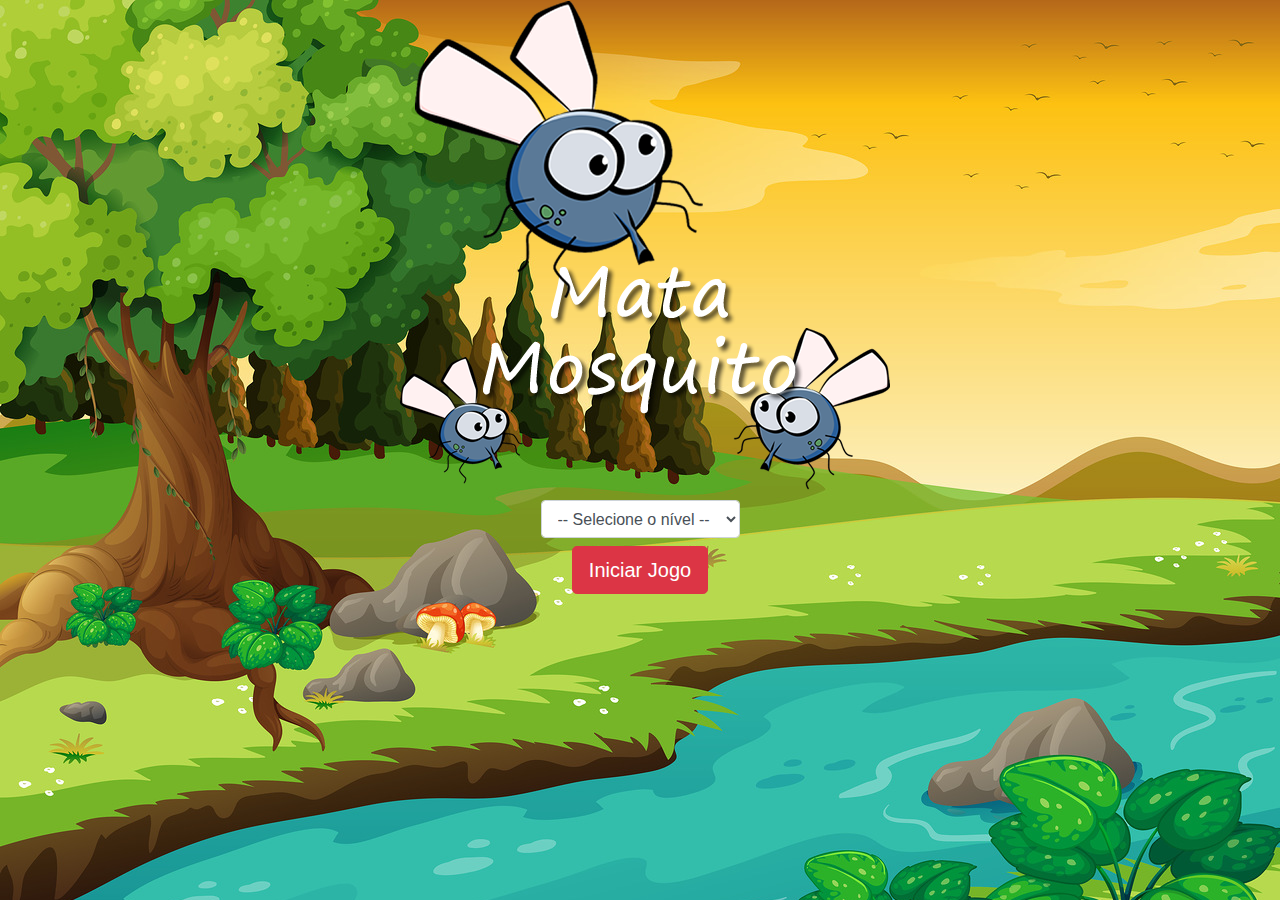
<file: app2/index.html>
<!DOCTYPE html>
<html>
	<head>
		<title></title>
    <meta charset="UTF-8" />
		<link rel="stylesheet" href="https://maxcdn.bootstrapcdn.com/bootstrap/4.0.0/css/bootstrap.min.css" integrity="sha384-Gn5384xqQ1aoWXA+058RXPxPg6fy4IWvTNh0E263XmFcJlSAwiGgFAW/dAiS6JXm" crossorigin="anonymous">

		<link rel="stylesheet" href="estilo.css" />

    <script>
      function iniciarJogo() {
        var nivel = document.getElementById('nivel').value

        if(nivel === '') {
          alert('Selecione um nível para iniciar o jogo')
          return false
        }

        window.location.href = "app2.html?" + nivel

      }
    </script>
	</head>
	<body>

		<div class="container">
			<div class="row">
				<div class="col">
					<div class="d-flex justify-content-center">
						<img src="imagens/game.png" />
					</div>
				</div>
			</div>

      <div class="row">
				<div class="col">
					<div class="d-flex justify-content-center">
            <div class="mb-2">
              <select class="form-control" id="nivel">
                <option value="">-- Selecione o nível --</option>
                <option value="normal">Normal</option>
                <option value="dificil">Difícil</option>
                <option value="chucknorris">Chuck Norris</option>
              </select>
            </div>
          </div>
        </div>
      </div>

			<div class="row">
				<div class="col">
					<div class="d-flex justify-content-center">
						<button type="button" class="btn btn-danger btn-lg" onclick="iniciarJogo()">Iniciar Jogo</button>
					</div>
				</div>
			</div>
		</div>

	</body>
</html>
</file>
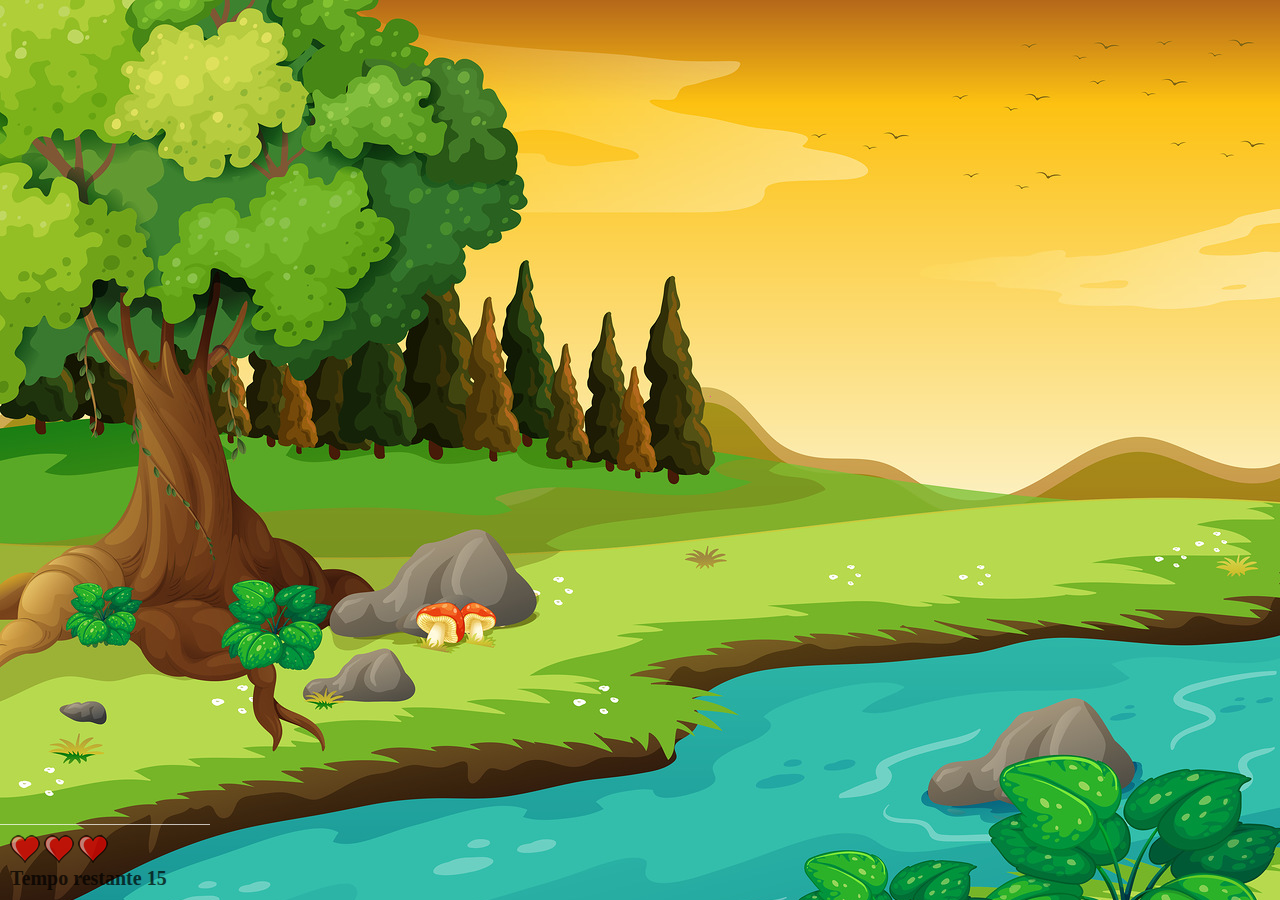
<file: app2/app2.html>
<!DOCTYPE html>
<html lang="en">
<head>
    <meta charset="UTF-8">
    <meta name="viewport" content="width=device-width, initial-scale=1.0">
    <title></title>

    <link rel="stylesheet" href="estilo.css">
    <script src="jogo.js"></script>
</head>
<body onresize="ajustarTamanhoPalcoJogo()">

    <div class="painel">
        <div class="vidas">
            <img id="v1" src="imagens/coracao_cheio.png">
            <img id="v2" src="imagens/coracao_cheio.png">
            <img id="v3" src="imagens/coracao_cheio.png">
        </div>
        <div class="cronometro">
            Tempo restante
            <span id="cronometro"></span>
        </div>
    </div>

        
    <script>
        document.getElementById('cronometro').innerHTML = tempo

        var criarMosquito = setInterval(function() {
            posicaoRandomica()
        }, criarMosquitoTempo)
    </script>
</body>
</html>
</file>
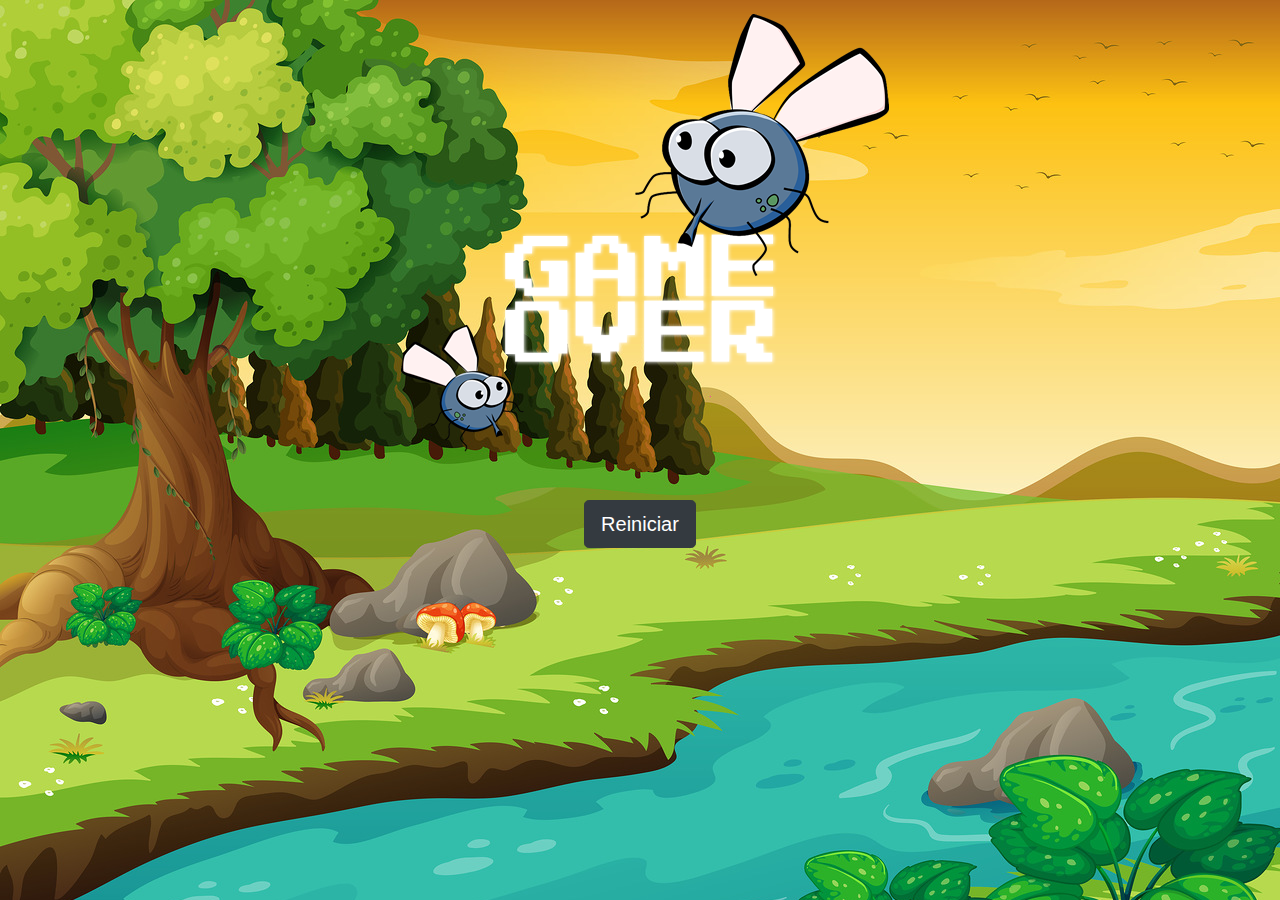
<file: app2/fim_de_jogo.html>
<!DOCTYPE html>
<html>
	<head>
		<title></title>

		<link rel="stylesheet" href="https://maxcdn.bootstrapcdn.com/bootstrap/4.0.0/css/bootstrap.min.css" integrity="sha384-Gn5384xqQ1aoWXA+058RXPxPg6fy4IWvTNh0E263XmFcJlSAwiGgFAW/dAiS6JXm" crossorigin="anonymous">

		<link rel="stylesheet" href="estilo.css" />
	</head>
	<body>

		<div class="container">
			<div class="row">
				<div class="col">
					<div class="d-flex justify-content-center">
						<img src="imagens/game_over.png" />
					</div>
				</div>
			</div>


			<div class="row">
				<div class="col">
					<div class="d-flex justify-content-center">
						<button type="button" class="btn btn-dark btn-lg" onclick="window.location.href = 'index.html' ">Reiniciar</button>
					</div>
				</div>
			</div>
		</div>

	</body>
</html>
</file>
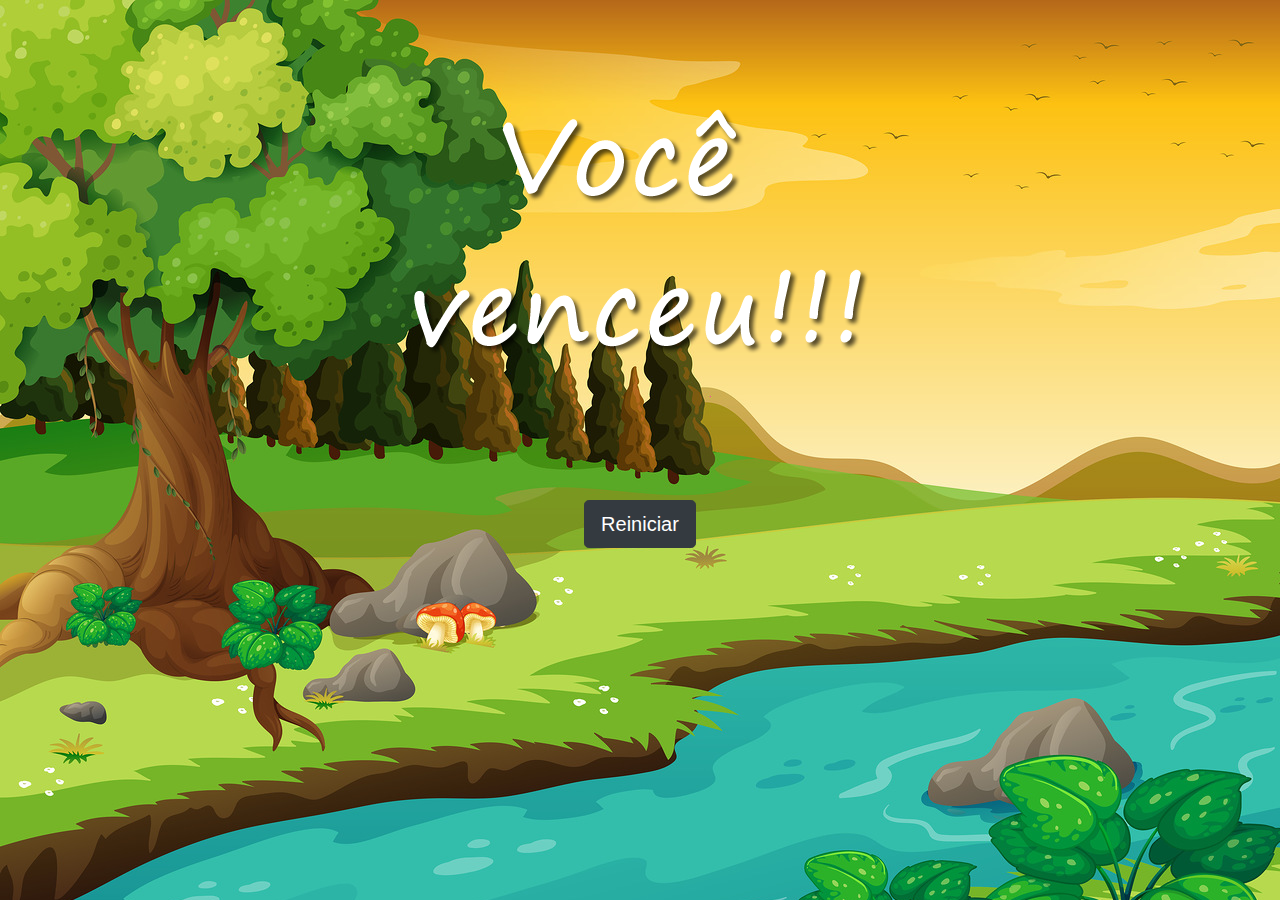
<file: app2/vitoria.html>
<!DOCTYPE html>
<html>
	<head>
		<title></title>

		<link rel="stylesheet" href="https://maxcdn.bootstrapcdn.com/bootstrap/4.0.0/css/bootstrap.min.css" integrity="sha384-Gn5384xqQ1aoWXA+058RXPxPg6fy4IWvTNh0E263XmFcJlSAwiGgFAW/dAiS6JXm" crossorigin="anonymous">

		<link rel="stylesheet" href="estilo.css" />
	</head>
	<body>

		<div class="container">
			<div class="row">
				<div class="col">
					<div class="d-flex justify-content-center">
						<img src="imagens/vitoria.png" />
					</div>
				</div>
			</div>


			<div class="row">
				<div class="col">
					<div class="d-flex justify-content-center">
						<button type="button" class="btn btn-dark btn-lg" onclick="window.location.href = 'index.html' ">Reiniciar</button>
					</div>
				</div>
			</div>
		</div>

	</body>
</html>
</file>
<file: app2/estilo.css>
html {
    cursor: url(imagens/mata_mosca.png) 30 30, auto;
}

body {
    background: url(imagens/bg.jpg);
    background-repeat: no-repeat;
    background-size: 100%;
}

.mosquito1 {
    width: 50px;
    height: 50px;
}

.mosquito2 {
    width: 70px;
    height: 70px;
}

.mosquito3 {
    width: 90px;
    height: 90px;
}

.ladoA {
    transform: scaleX(1);
}

.ladoB {
    transform: scaleX(-1);
}

.painel {
    position: absolute;
    width: 190px;
    padding: 10px;
    left: 0px;
    bottom: 0;
    border-top: solid 1px #fff;
    opacity: 0.7;
}

.vidas {
    float: left;
}

.cronometro {
    float: left;
    font-size: 20px;
    font-weight: bold;
}
</file>
